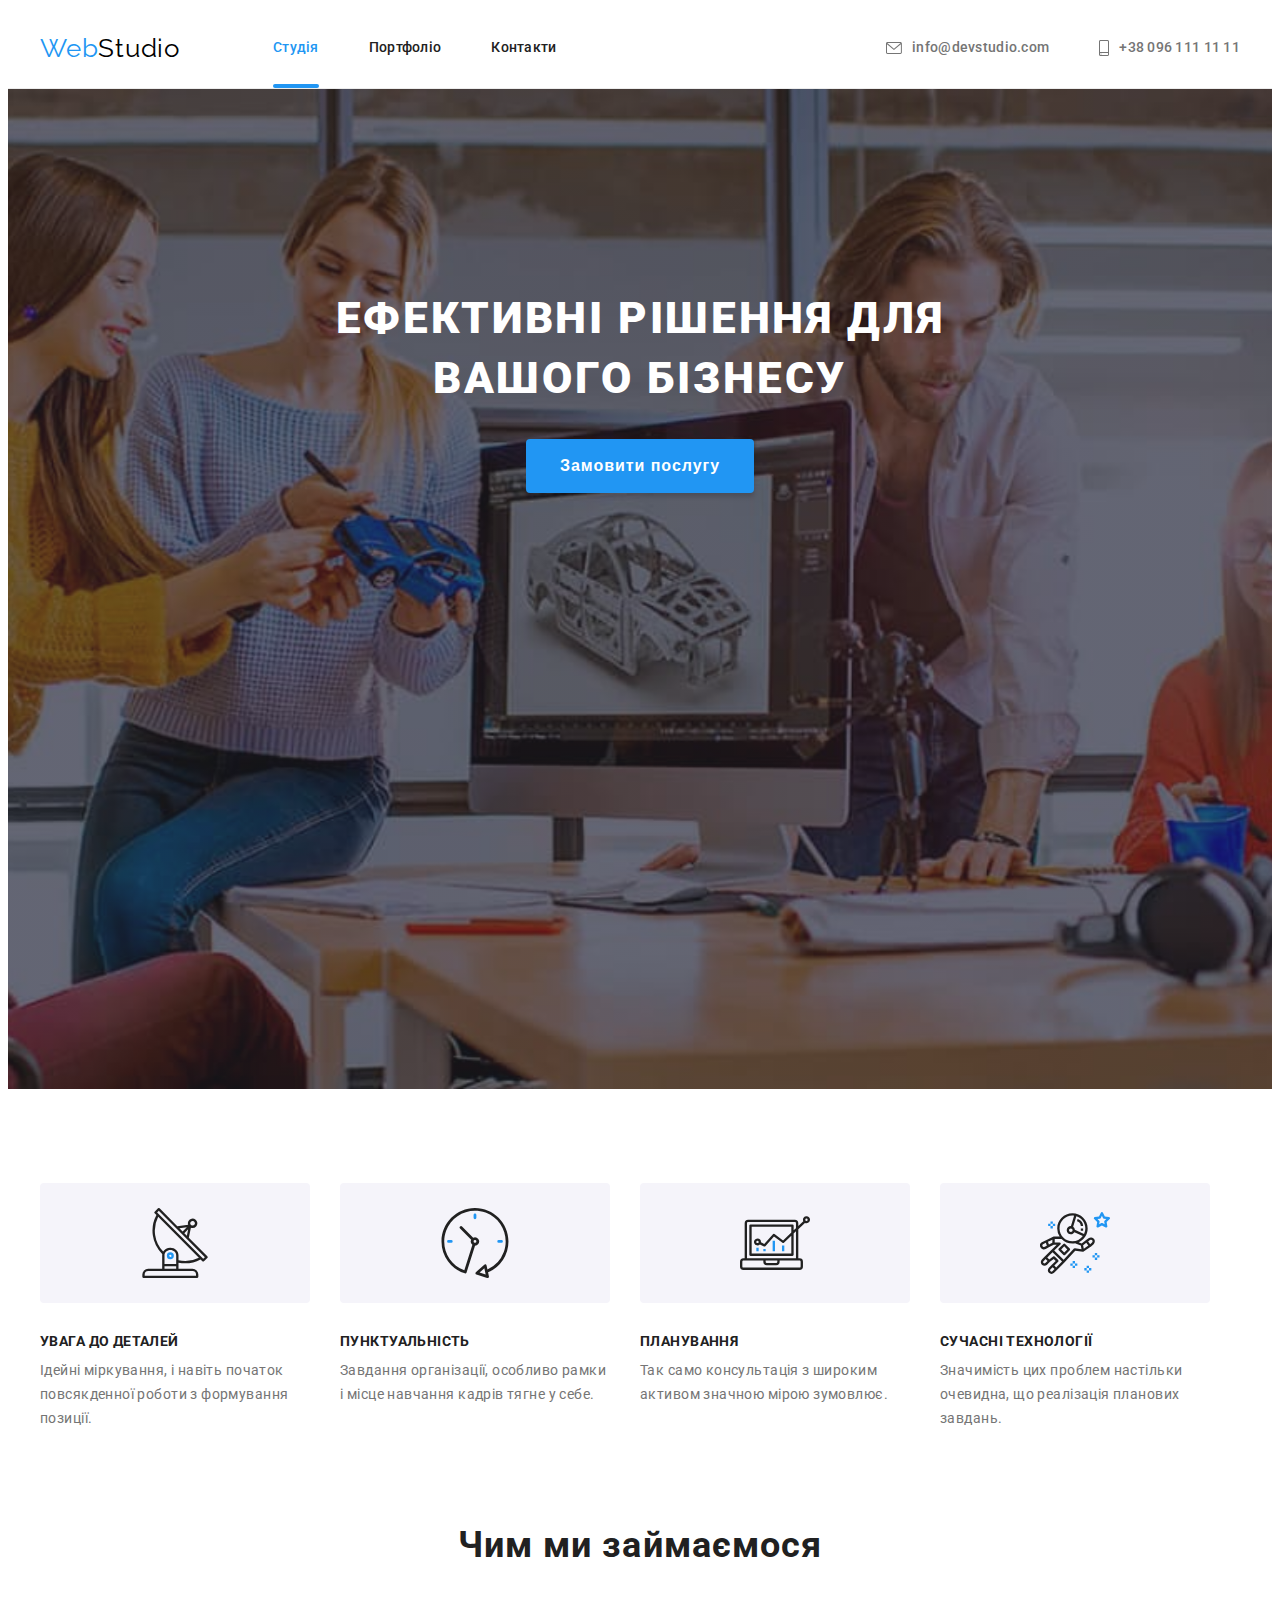
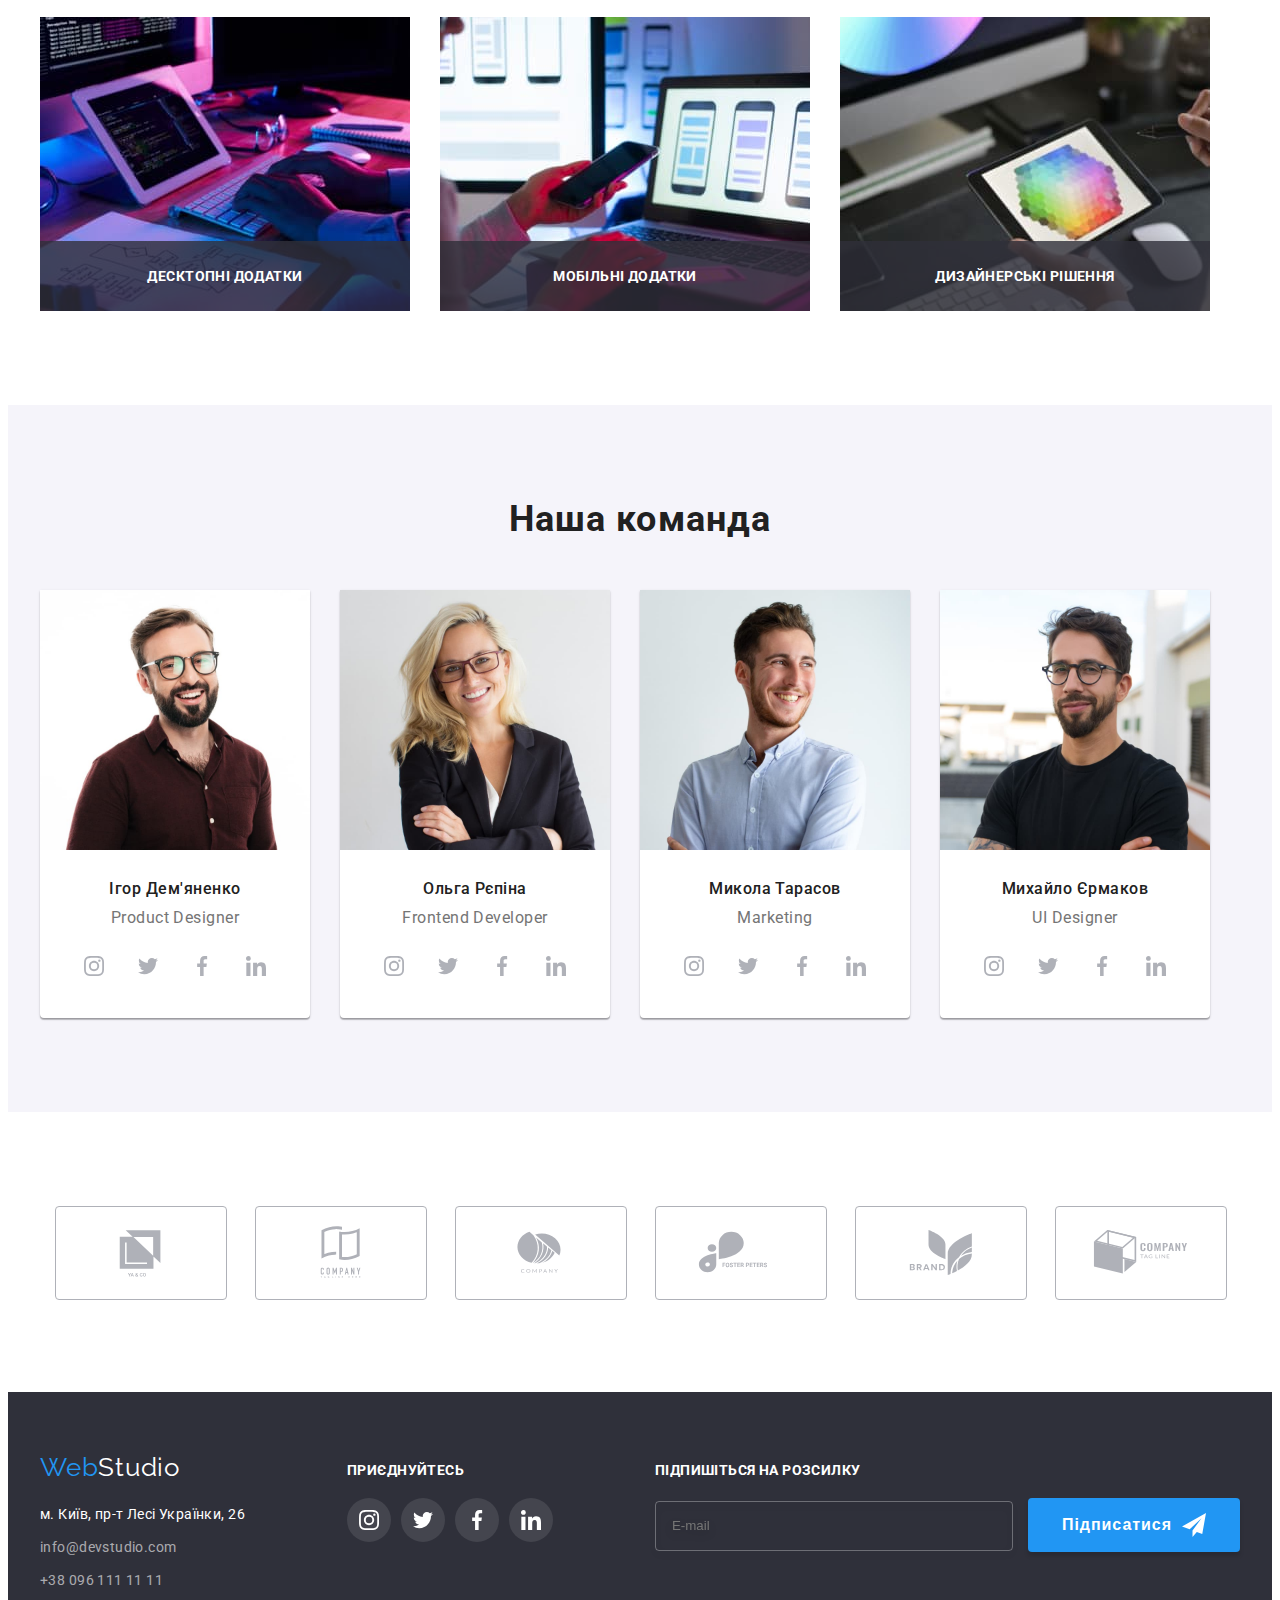
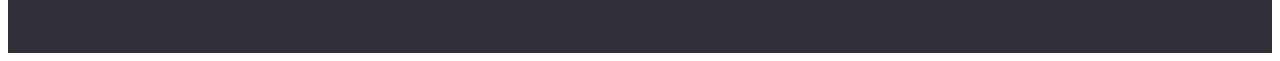
<file: index.html>
<!DOCTYPE html>
<html lang="uk">
  <head>
    <meta charset="UTF-8" />
    <meta http-equiv="X-UA-Compatible" content="IE=edge" />
    <meta name="viewport" content="width=device-width, initial-scale=1.0" />

    <title>WebStudio</title>

    <!-- font famaly -->
    <link rel="preconnect" href="https://fonts.googleapis.com" />
    <link rel="preconnect" href="https://fonts.gstatic.com" crossorigin />
    <link
      href="https://fonts.googleapis.com/css2?family=Raleway:wght@700&family=Roboto:wght@400;500;700;900&display=swap"
      rel="stylesheet"
    />

    <!-- normalize -->
    <link
      rel="stylesheet"
      href="https://cdnjs.cloudflare.com/ajax/libs/modern-normalize/1.1.0/modern-normalize.min.css"
      integrity="sha512-wpPYUAdjBVSE4KJnH1VR1HeZfpl1ub8YT/NKx4PuQ5NmX2tKuGu6U/JRp5y+Y8XG2tV+wKQpNHVUX03MfMFn9Q=="
      crossorigin="anonymous"
      referrerpolicy="no-referrer"
    />

    <!-- base style -->
    <link rel="stylesheet" href="./css/styles.css" />
  </head>

  <body>
    <!-- header -->

    <header class="header">
      <div class="header-container container">
        <nav class="header-nav">
          <a class="logo link" href="./index.html"
            >Web<span class="logo-header">Studio</span></a
          >
          <ul class="nav-list list">
            <li class="nav-item">
              <a href="./index.html" class="nav-link link current">Студія</a>
            </li>
            <li class="nav-item">
              <a href="./portfolio.html" class="nav-link link">Портфоліо</a>
            </li>
            <li class="nav-item">
              <a href="" class="nav-link link">Контакти</a>
            </li>
          </ul>
        </nav>
        <ul class="nav-contacts list">
          <li>
            <a href="mailto:info@devstudio.com" class="header-contacts link"
              ><svg class="contact-icons" width="16" height="12">
                <use href="./images/icons/icons.svg#icon-envelope"></use>
              </svg>
              info@devstudio.com
            </a>
          </li>
          <li>
            <a href="tel:+380961111111" class="header-contacts link">
              <svg class="contact-icons" width="10" height="16">
                <use href="./images/icons/icons.svg#icon-smartphone"></use>
              </svg>
              +38 096 111 11 11
            </a>
          </li>
        </ul>
      </div>
    </header>

    <!-- main -->

    <main>
      <!-- hero -->

      <section class="hero hero-container section">
        <div class="container">
          <h1 class="hero-title">Ефективні рішення для вашого бізнесу</h1>
          <button class="hero-btn" type="button" data-modal-open>
            Замовити послугу
          </button>
        </div>
      </section>

      <!-- Modal window -->
      <div class="backdrop is-hidden" data-modal>
        <div class="modal">
          <button class="modal-btn" data-modal-close>
            <svg class="modal-icon" width="18" height="18">
              <use href="./images/icons/icons.svg#icon-close"></use>
            </svg>
          </button>
          <strong class="modal-label"
            >Залиште свої дані, ми вам передзвонимо</strong
          >
          <form class="modal-form" name="modal_form">
            <div class="modal-form-group" role="group">
              <label class="modal-form-label" for="user_name">Ім'я</label>
              <div class="modal-form-wrapper">
                <input
                  class="modal-form-field"
                  type="text"
                  name="user_name"
                  id="user_name"
                />
                <svg class="modal-form-icon" width="18" height="18">
                  <use href="./images/icons/icons.svg#icon-person-modal"></use>
                </svg>
              </div>
              <label class="modal-form-label" for="user_phone">Телефон</label>
              <div class="modal-form-wrapper">
                <input
                  class="modal-form-field"
                  type="tel"
                  name="user_phone"
                  id="user_phone"
                />
                <svg class="modal-form-icon" width="18" height="18">
                  <use href="./images/icons/icons.svg#icon-phone-modal"></use>
                </svg>
              </div>
              <label class="modal-form-label" for="user_mail">Пошта</label>
              <div class="modal-form-wrapper">
                <input
                  class="modal-form-field"
                  type="email"
                  name="user_mail"
                  id="user_mail"
                />
                <svg class="modal-form-icon" width="18" height="18">
                  <use href="./images/icons/icons.svg#icon-email-modal"></use>
                </svg>
              </div>
              <label class="modal-form-label" for="user_message"
                >Коментар</label
              >
              <textarea
                class="modal-form-message"
                name="user_message"
                id="user_message"
                placeholder="Введіть текст"
                rows="6"
              ></textarea>
            </div>

            <div class="modal-form-agreement" role="group">
              <input
                class="modal-form-checkbox"
                type="checkbox"
                id="user_agreement"
              />
              <label class="modal-form-agreement-desc" for="user_agreement"
                >Погоджуюся з розсилкою та приймаю
                <a class="modal-form-agreement-link" href=""
                  >Умови договору</a
                ></label
              >
            </div>
            <button class="modal-form-btn hero-btn" type="submit">
              Відправити
            </button>
          </form>
        </div>
      </div>
      <!-- about -->

      <section class="about section">
        <div class="container">
          <h2 class="visually-hidden">skill</h2>
          <ul class="about-list list">
            <li class="about-item">
              <div class="about-container">
                <svg class="about-icons" width="70" height="70">
                  <use href="./images/icons/icons.svg#icon-antenna"></use>
                </svg>
              </div>
              <h3 class="about-title">УВАГА ДО ДЕТАЛЕЙ</h3>
              <p class="about-text">
                Ідейні міркування, і навіть початок повсякденної роботи з
                формування позиції.
              </p>
            </li>

            <li class="about-item">
              <div class="about-container">
                <svg class="about-icons" width="70" height="70">
                  <use href="./images/icons/icons.svg#icon-clock"></use>
                </svg>
              </div>
              <h3 class="about-title">ПУНКТУАЛЬНІСТЬ</h3>
              <p class="about-text">
                Завдання організації, особливо рамки і місце навчання кадрів
                тягне у себе.
              </p>
            </li>

            <li class="about-item">
              <div class="about-container">
                <svg class="about-icons" width="70" height="70">
                  <use href="./images/icons/icons.svg#icon-diagram"></use>
                </svg>
              </div>
              <h3 class="about-title">ПЛАНУВАННЯ</h3>
              <p class="about-text">
                Так само консультація з широким активом значною мірою зумовлює.
              </p>
            </li>

            <li class="about-item">
              <div class="about-container">
                <svg class="about-icons" width="70" height="70">
                  <use href="./images/icons/icons.svg#icon-astronaut"></use>
                </svg>
              </div>
              <h3 class="about-title">СУЧАСНІ ТЕХНОЛОГІЇ</h3>
              <p class="about-text">
                Значимість цих проблем настільки очевидна, що реалізація
                планових завдань.
              </p>
            </li>
          </ul>
        </div>
      </section>

      <!-- activity -->

      <section class="activity section">
        <div class="container">
          <h2 class="section-title">Чим ми займаємося</h2>
          <ul class="activity-list nav-list list">
            <li class="activity-item">
              <img
                src="./images/work/img1.jpg"
                alt="work"
                width="370"
                height="294"
              />
              <div class="activity-overlay">
                <p class="activity-overlay-text">Десктопні додатки</p>
              </div>
            </li>

            <li class="activity-item">
              <img
                src="./images/work/img2.jpg"
                alt="work"
                width="370"
                height="294"
              />
              <div class="activity-overlay">
                <p class="activity-overlay-text">Мобільні додатки</p>
              </div>
            </li>

            <li class="activity-item">
              <img
                src="./images/work/img3.jpg"
                alt="work"
                width="370"
                height="294"
              />
              <div class="activity-overlay">
                <p class="activity-overlay-text">Дизайнерські рішення</p>
              </div>
            </li>
          </ul>
        </div>
      </section>

      <!-- team -->

      <section class="team section">
        <div class="container">
          <h2 class="section-title">Наша команда</h2>
          <ul class="team-list nav-list list">
            <li class="team-item">
              <img
                src="./images/team/team1.jpg"
                alt="team"
                width="270"
                height="260"
              />
              <div class="team-wrapper">
                <h3 class="team-name">Ігор Дем'яненко</h3>
                <p class="team-position" lang="en">Product Designer</p>
                <ul class="socials-list list">
                  <li class="social-item">
                    <a
                      class="socials-link link"
                      href="https://www.instagram.com/"
                      target="_blank"
                      rel="noopener noreferrer"
                      aria-label="Instagram icon"
                    >
                      <svg class="socials-icons" width="20" height="20">
                        <use
                          href="./images/icons/icons.svg#icon-instagram"
                        ></use>
                      </svg>
                    </a>
                  </li>

                  <li class="social-item">
                    <a
                      class="socials-link link"
                      href="https://twitter.com/"
                      target="_blank"
                      rel="noopener noreferrer"
                      aria-label="Twitter icon"
                    >
                      <svg class="socials-icons" width="20" height="20">
                        <use href="./images/icons/icons.svg#icon-twitter"></use>
                      </svg>
                    </a>
                  </li>

                  <li class="social-item">
                    <a
                      class="socials-link link"
                      href="https://uk-ua.facebook.com/"
                      target="_blank"
                      rel="noopener noreferrer"
                      aria-label="Facebook icon"
                    >
                      <svg class="socials-icons" width="20" height="20">
                        <use
                          href="./images/icons/icons.svg#icon-facebook"
                        ></use>
                      </svg>
                    </a>
                  </li>

                  <li class="social-item">
                    <a
                      class="socials-link link"
                      href="https://ua.linkedin.com/"
                      target="_blank"
                      rel="noopener noreferrer"
                      aria-label="Linkedin icon"
                    >
                      <svg class="socials-icons" width="20" height="20">
                        <use
                          href="./images/icons/icons.svg#icon-linkedin"
                        ></use>
                      </svg>
                    </a>
                  </li>
                </ul>
              </div>
            </li>
            <li class="team-item">
              <img
                src="./images/team/team2.jpg"
                alt="team"
                width="270"
                height="260"
              />
              <div class="team-wrapper">
                <h3 class="team-name">Ольга Рєпіна</h3>
                <p class="team-position" lang="en">Frontend Developer</p>
                <ul class="socials-list list">
                  <li class="social-item">
                    <a
                      class="socials-link link"
                      href="https://www.instagram.com/"
                      target="_blank"
                      rel="noopener noreferrer"
                      aria-label="Instagram icon"
                    >
                      <svg class="socials-icons" width="20" height="20">
                        <use
                          href="./images/icons/icons.svg#icon-instagram"
                        ></use>
                      </svg>
                    </a>
                  </li>

                  <li class="social-item">
                    <a
                      class="socials-link link"
                      href="https://twitter.com/"
                      target="_blank"
                      rel="noopener noreferrer"
                      aria-label="Twitter icon"
                    >
                      <svg class="socials-icons" width="20" height="20">
                        <use href="./images/icons/icons.svg#icon-twitter"></use>
                      </svg>
                    </a>
                  </li>

                  <li class="social-item">
                    <a
                      class="socials-link link"
                      href="https://uk-ua.facebook.com/"
                      target="_blank"
                      rel="noopener noreferrer"
                      aria-label="Facebook icon"
                    >
                      <svg class="socials-icons" width="20" height="20">
                        <use
                          href="./images/icons/icons.svg#icon-facebook"
                        ></use>
                      </svg>
                    </a>
                  </li>

                  <li class="social-item">
                    <a
                      class="socials-link link"
                      href="https://ua.linkedin.com/"
                      target="_blank"
                      rel="noopener noreferrer"
                      aria-label="Linkedin icon"
                    >
                      <svg class="socials-icons" width="20" height="20">
                        <use
                          href="./images/icons/icons.svg#icon-linkedin"
                        ></use>
                      </svg>
                    </a>
                  </li>
                </ul>
              </div>
            </li>
            <li class="team-item">
              <img
                src="./images/team/team3.jpg"
                alt="team"
                width="270"
                height="260"
              />
              <div class="team-wrapper">
                <h3 class="team-name">Микола Тарасов</h3>
                <p class="team-position" lang="en">Marketing</p>
                <ul class="socials-list list">
                  <li class="social-item">
                    <a
                      class="socials-link link"
                      href="https://www.instagram.com/"
                      target="_blank"
                      rel="noopener noreferrer"
                      aria-label="Instagram icon"
                    >
                      <svg class="socials-icons" width="20" height="20">
                        <use
                          href="./images/icons/icons.svg#icon-instagram"
                        ></use>
                      </svg>
                    </a>
                  </li>

                  <li class="social-item">
                    <a
                      class="socials-link link"
                      href="https://twitter.com/"
                      target="_blank"
                      rel="noopener noreferrer"
                      aria-label="Twitter icon"
                    >
                      <svg class="socials-icons" width="20" height="20">
                        <use href="./images/icons/icons.svg#icon-twitter"></use>
                      </svg>
                    </a>
                  </li>

                  <li class="social-item">
                    <a
                      class="socials-link link"
                      href="https://uk-ua.facebook.com/"
                      target="_blank"
                      rel="noopener noreferrer"
                      aria-label="Facebook icon"
                    >
                      <svg class="socials-icons" width="20" height="20">
                        <use
                          href="./images/icons/icons.svg#icon-facebook"
                        ></use>
                      </svg>
                    </a>
                  </li>

                  <li class="social-item">
                    <a
                      class="socials-link link"
                      href="https://ua.linkedin.com/"
                      target="_blank"
                      rel="noopener noreferrer"
                      aria-label="Linkedin icon"
                    >
                      <svg class="socials-icons" width="20" height="20">
                        <use
                          href="./images/icons/icons.svg#icon-linkedin"
                        ></use>
                      </svg>
                    </a>
                  </li>
                </ul>
              </div>
            </li>
            <li class="team-item">
              <img
                src="./images/team/team4.jpg"
                alt="team"
                width="270"
                height="260"
              />
              <div class="team-wrapper">
                <h3 class="team-name">Михайло Єрмаков</h3>
                <p class="team-position" lang="en">UI Designer</p>
                <ul class="socials-list list">
                  <li class="social-item">
                    <a
                      class="socials-link link"
                      href="https://www.instagram.com/"
                      target="_blank"
                      rel="noopener noreferrer"
                      aria-label="Instagram icon"
                    >
                      <svg class="socials-icons" width="20" height="20">
                        <use
                          href="./images/icons/icons.svg#icon-instagram"
                        ></use>
                      </svg>
                    </a>
                  </li>

                  <li class="social-item">
                    <a
                      class="socials-link link"
                      href="https://twitter.com/"
                      target="_blank"
                      rel="noopener noreferrer"
                      aria-label="Twitter icon"
                    >
                      <svg class="socials-icons" width="20" height="20">
                        <use href="./images/icons/icons.svg#icon-twitter"></use>
                      </svg>
                    </a>
                  </li>

                  <li class="social-item">
                    <a
                      class="socials-link link"
                      href="https://uk-ua.facebook.com/"
                      target="_blank"
                      rel="noopener noreferrer"
                      aria-label="Facebook icon"
                    >
                      <svg class="socials-icons" width="20" height="20">
                        <use
                          href="./images/icons/icons.svg#icon-facebook"
                        ></use>
                      </svg>
                    </a>
                  </li>

                  <li class="social-item">
                    <a
                      class="socials-link link"
                      href="https://ua.linkedin.com/"
                      target="_blank"
                      rel="noopener noreferrer"
                      aria-label="Linkedin icon"
                    >
                      <svg class="socials-icons" width="20" height="20">
                        <use
                          href="./images/icons/icons.svg#icon-linkedin"
                        ></use>
                      </svg>
                    </a>
                  </li>
                </ul>
              </div>
            </li>
          </ul>
        </div>
      </section>

      <!-- client -->

      <section class="client section">
        <div class="container">
          <h2 class="visually-hidden">Client</h2>
          <ul class="client-list list client-container">
            <li class="client-item">
              <a
                class="client-link link"
                href="http://www.yasolicitors.co.uk/"
                target="_blank"
              >
                <svg class="client-icons" width="106" height="60">
                  <use href="./images/icons/icons.svg#icon-Logo1"></use>
                </svg>
              </a>
            </li>

            <li class="client-item">
              <a
                class="client-link link"
                href="https://www.freepik.com/"
                target="_blank"
              >
                <svg class="client-icons" width="106" height="60">
                  <use href="./images/icons/icons.svg#icon-Logo2"></use>
                </svg>
              </a>
            </li>

            <li class="client-item">
              <a
                class="client-link link"
                href="https://lapsha.com.ua/"
                target="_blank"
              >
                <svg class="client-icons" width="106" height="60">
                  <use href="./images/icons/icons.svg#icon-Logo3"></use>
                </svg>
              </a>
            </li>

            <li class="client-item">
              <a
                class="client-link link"
                href="https://www.petersandfoster.com/"
                target="_blank"
              >
                <svg class="client-icons" width="106" height="60">
                  <use href="./images/icons/icons.svg#icon-Logo4"></use>
                </svg>
              </a>
            </li>

            <li class="client-item">
              <a
                class="client-link link"
                href="https://green-brands.org/en/"
                target="_blank"
              >
                <svg class="client-icons" width="106" height="60">
                  <use href="./images/icons/icons.svg#icon-Logo5"></use>
                </svg>
              </a>
            </li>

            <li class="client-item">
              <a
                class="client-link link"
                href="https://ua.indeed.com/?r=us"
                target="_blank"
              >
                <svg class="client-icons" width="106" height="60">
                  <use href="./images/icons/icons.svg#icon-Logo6"></use>
                </svg>
              </a>
            </li>
          </ul>
        </div>
      </section>
    </main>

    <!-- footer -->

    <footer class="footer">
      <div class="footer-container container">
        <div class="address">
          <a class="footer-logo link" href="./index.html"
            >Web<span class="logo-footer">Studio</span></a
          >
          <address style="font-style: normal">
            <ul class="footer-nav-list list">
              <li class="footer-item">
                <a
                  class="footer-address link"
                  href="https://goo.gl/maps/vNX5dQd5ckoSvN4Q9"
                  target="_blank"
                  rel="noopener noreferrer nofollow"
                  >м. Київ, пр-т Лесі Українки, 26</a
                >
              </li>

              <li class="footer-item">
                <a href="mailto:info@devstudio.com" class="footer-contacts link"
                  >info@devstudio.com</a
                >
              </li>

              <li class="footer-item">
                <a href="tel:+380961111111" class="footer-contacts link"
                  >+38 096 111 11 11</a
                >
              </li>
            </ul>
          </address>
        </div>

        <!-- join -->

        <div class="join">
          <h2 class="join-title">ПРИЄДНУЙТЕСЬ</h2>
          <ul class="join-list list">
            <li class="join-item">
              <a
                class="join-link link"
                href="https://www.instagram.com/"
                target="_blank"
                rel="noopener noreferrer"
                aria-label="Instagram icon"
              >
                <svg class="join-icons" width="20" height="20">
                  <use href="./images/icons/icons.svg#icon-instagram"></use>
                </svg>
              </a>
            </li>

            <li class="join-item">
              <a
                class="join-link link"
                href="https://twitter.com/"
                target="_blank"
                rel="noopener noreferrer"
                aria-label="Twitter icon"
              >
                <svg class="join-icons" width="20" height="20">
                  <use href="./images/icons/icons.svg#icon-twitter"></use>
                </svg>
              </a>
            </li>

            <li class="join-item">
              <a
                class="join-link link"
                href="https://uk-ua.facebook.com/"
                target="_blank"
                rel="noopener noreferrer"
                aria-label="Facebook icon"
              >
                <svg class="join-icons" width="20" height="20">
                  <use href="./images/icons/icons.svg#icon-facebook"></use>
                </svg>
              </a>
            </li>

            <li class="join-item">
              <a
                class="join-link link"
                href="https://ua.linkedin.com/"
                target="_blank"
                rel="noopener noreferrer"
                aria-label="Linkedin icon"
              >
                <svg class="join-icons" width="20" height="20">
                  <use href="./images/icons/icons.svg#icon-linkedin"></use>
                </svg>
              </a>
            </li>
          </ul>
        </div>

        <!-- send form -->

        <div class="join-email">
          <h2 class="join-email-title">Підпишіться на розсилку</h2>
          <form name="join_form">
            <label for="user_mail"></label>
            <input
              class="join-field"
              type="email"
              name="user_mail"
              id="user_mail"
              required
              placeholder="E-mail"
            />
            <button class="send-btn hero-btn" type="submit">
              Підписатися
              <svg class="email-btn" width="24" height="24">
                <use href="./images/icons/icons.svg#icon-send"></use>
              </svg>
            </button>
          </form>
        </div>
      </div>
    </footer>
    <script src="./js/modal.js"></script>
  </body>
</html>
</file>
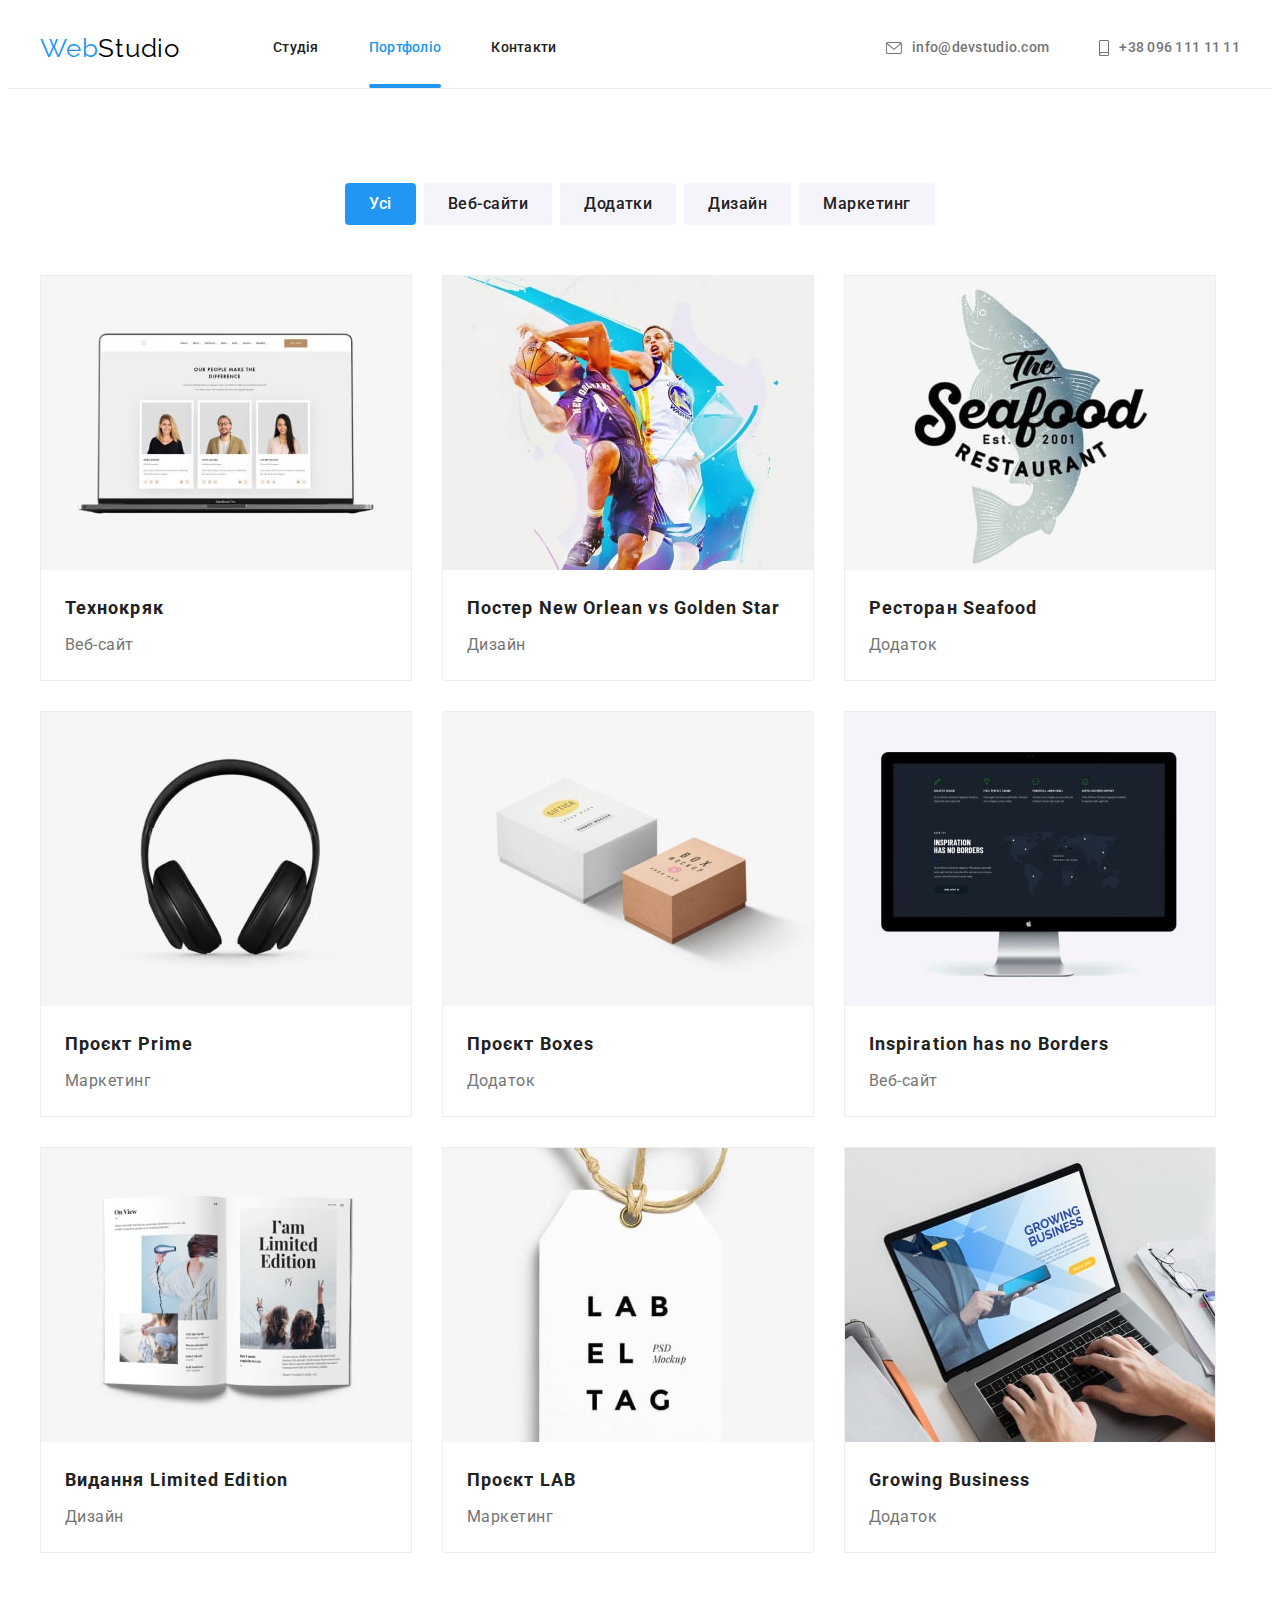
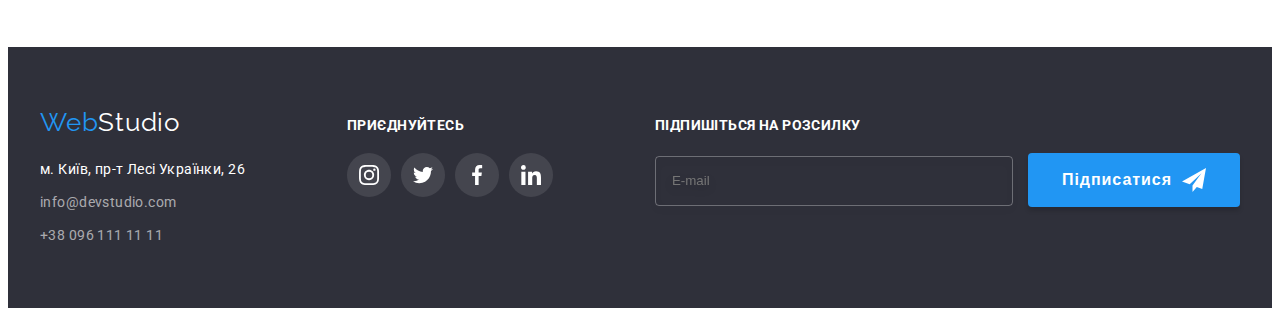
<file: portfolio.html>
<!DOCTYPE html>
<html lang="uk">
  <head>
    <meta charset="UTF-8" />
    <meta http-equiv="X-UA-Compatible" content="IE=edge" />
    <meta name="viewport" content="width=device-width, initial-scale=1.0" />

    <title>Portfolio</title>

    <!-- font famaly -->
    <link rel="preconnect" href="https://fonts.googleapis.com" />
    <link rel="preconnect" href="https://fonts.gstatic.com" crossorigin />
    <link
      href="https://fonts.googleapis.com/css2?family=Raleway:wght@700&family=Roboto:wght@400;500;700;900&display=swap"
      rel="stylesheet"
    />

    <!-- normalize -->
    <link
      rel="stylesheet"
      href="https://cdnjs.cloudflare.com/ajax/libs/modern-normalize/1.1.0/modern-normalize.min.css"
      integrity="sha512-wpPYUAdjBVSE4KJnH1VR1HeZfpl1ub8YT/NKx4PuQ5NmX2tKuGu6U/JRp5y+Y8XG2tV+wKQpNHVUX03MfMFn9Q=="
      crossorigin="anonymous"
      referrerpolicy="no-referrer"
    />

    <!-- base style -->
    <link rel="stylesheet" href="./css/styles.css" />
  </head>

  <!-- body -->

  <body>
    <!-- header -->

    <header class="header">
      <div class="header-container container">
        <nav class="header-nav">
          <a class="logo link" href="./index.html"
            >Web<span class="logo-header">Studio</span></a
          >
          <ul class="nav-list list">
            <li class="nav-item">
              <a href="./index.html" class="nav-link link">Студія</a>
            </li>
            <li class="nav-item">
              <a href="./portfolio.html" class="nav-link link current"
                >Портфоліо</a
              >
            </li>
            <li class="nav-item">
              <a href="" class="nav-link link">Контакти</a>
            </li>
          </ul>
        </nav>

        <ul class="nav-contacts list">
          <li>
            <a href="mailto:info@devstudio.com" class="header-contacts link"
              ><svg class="contact-icons" width="16" height="12">
                <use href="./images/icons/icons.svg#icon-envelope"></use>
              </svg>
              info@devstudio.com</a
            >
          </li>

          <li>
            <a href="tel:+380961111111" class="header-contacts link">
              <svg class="contact-icons" width="10" height="16">
                <use href="./images/icons/icons.svg#icon-smartphone"></use>
              </svg>
              +38 096 111 11 11</a
            >
          </li>
        </ul>
      </div>
    </header>

    <!-- main -->

    <main>
      <section class="filter-buttons section">
        <div class="container">
          <h1 class="visually-hidden">Buttons</h1>
          <ul class="btn-list list">
            <li class="btn-item">
              <button class="filter-btn active" type="button">Усі</button>
            </li>
            <li class="btn-item">
              <button class="filter-btn" type="button">Веб-сайти</button>
            </li>
            <li class="btn-item">
              <button class="filter-btn" type="button">Додатки</button>
            </li>
            <li class="btn-item">
              <button class="filter-btn" type="button">Дизайн</button>
            </li>
            <li class="btn-item">
              <button class="filter-btn" type="button">Маркетинг</button>
            </li>
          </ul>

          <ul class="portfolio list">
            <li class="portfolio-item">
              <div class="portfolio-box">
                <img
                  src="./images/portfolio/portfolio1.jpg"
                  alt="portfolio"
                  width="370"
                  height="294"
                />
                <div class="overlay">
                  <p class="overlay-text">
                    Ресурс пропонує комплексні пропозиції з різним рівнем
                    функціоналу та сервісів. Все це дозволить відвідувачу
                    отримати вичерпні відомості про компанію чи приватну особу.
                  </p>
                </div>
              </div>

              <h3 class="filter-title">Технокряк</h3>
              <p class="filter-info">Веб-сайт</p>
            </li>

            <li class="portfolio-item">
              <div class="portfolio-box">
                <img
                  src="./images/portfolio/portfolio2.jpg"
                  alt="portfolio"
                  width="370"
                  height="294"
                />
                <div class="overlay">
                  <p class="overlay-text">
                    Ресурс пропонує комплексні пропозиції з різним рівнем
                    функціоналу та сервісів. Все це дозволить відвідувачу
                    отримати вичерпні відомості про компанію чи приватну особу.
                  </p>
                </div>
              </div>

              <h3 lang="en" class="filter-title">
                Постер New Orlean vs Golden Star
              </h3>
              <p class="filter-info">Дизайн</p>
            </li>

            <li class="portfolio-item">
              <div class="portfolio-box">
                <img
                  src="./images/portfolio/portfolio3.jpg"
                  alt="portfolio"
                  width="370"
                  height="294"
                />
                <div class="overlay">
                  <p class="overlay-text">
                    Ресурс пропонує комплексні пропозиції з різним рівнем
                    функціоналу та сервісів. Все це дозволить відвідувачу
                    отримати вичерпні відомості про компанію чи приватну особу.
                  </p>
                </div>
              </div>
              <h3 lang="en" class="filter-title">Ресторан Seafood</h3>
              <p class="filter-info">Додаток</p>
            </li>

            <li class="portfolio-item">
              <div class="portfolio-box">
                <img
                  src="./images/portfolio/portfolio4.jpg"
                  alt="portfolio"
                  width="370"
                  height="294"
                />
                <div class="overlay">
                  <p class="overlay-text">
                    Ресурс пропонує комплексні пропозиції з різним рівнем
                    функціоналу та сервісів. Все це дозволить відвідувачу
                    отримати вичерпні відомості про компанію чи приватну особу.
                  </p>
                </div>
              </div>
              <h3 lang="en" class="filter-title">Проєкт Prime</h3>
              <p class="filter-info">Маркетинг</p>
            </li>

            <li class="portfolio-item">
              <div class="portfolio-box">
                <img
                  src="./images/portfolio/portfolio5.jpg"
                  alt="portfolio"
                  width="370"
                  height="294"
                />
                <div class="overlay">
                  <p class="overlay-text">
                    Ресурс пропонує комплексні пропозиції з різним рівнем
                    функціоналу та сервісів. Все це дозволить відвідувачу
                    отримати вичерпні відомості про компанію чи приватну особу.
                  </p>
                </div>
              </div>
              <h3 lang="en" class="filter-title">Проєкт Boxes</h3>
              <p class="filter-info">Додаток</p>
            </li>

            <li class="portfolio-item">
              <div class="portfolio-box">
                <img
                  src="./images/portfolio/portfolio6.jpg"
                  alt="portfolio"
                  width="370"
                  height="294"
                />
                <div class="overlay">
                  <p class="overlay-text">
                    Ресурс пропонує комплексні пропозиції з різним рівнем
                    функціоналу та сервісів. Все це дозволить відвідувачу
                    отримати вичерпні відомості про компанію чи приватну особу.
                  </p>
                </div>
              </div>
              <h3 lang="en" class="filter-title">Inspiration has no Borders</h3>
              <p class="filter-info">Веб-сайт</p>
            </li>

            <li class="portfolio-item">
              <div class="portfolio-box">
                <img
                  src="./images/portfolio/portfolio7.jpg"
                  alt="portfolio"
                  width="370"
                  height="294"
                />
                <div class="overlay">
                  <p class="overlay-text">
                    Ресурс пропонує комплексні пропозиції з різним рівнем
                    функціоналу та сервісів. Все це дозволить відвідувачу
                    отримати вичерпні відомості про компанію чи приватну особу.
                  </p>
                </div>
              </div>
              <h3 lang="en" class="filter-title">Видання Limited Edition</h3>
              <p class="filter-info">Дизайн</p>
            </li>

            <li class="portfolio-item">
              <div class="portfolio-box">
                <img
                  src="./images/portfolio/portfolio8.jpg"
                  alt="portfolio"
                  width="370"
                  height="294"
                />
                <div class="overlay">
                  <p class="overlay-text">
                    Ресурс пропонує комплексні пропозиції з різним рівнем
                    функціоналу та сервісів. Все це дозволить відвідувачу
                    отримати вичерпні відомості про компанію чи приватну особу.
                  </p>
                </div>
              </div>
              <h3 lang="en" class="filter-title">Проєкт LAB</h3>
              <p class="filter-info">Маркетинг</p>
            </li>

            <li class="portfolio-item">
              <div class="portfolio-box">
                <img
                  src="./images/portfolio/portfolio9.jpg"
                  alt="portfolio"
                  width="370"
                  height="294"
                />
                <div class="overlay">
                  <p class="overlay-text">
                    Ресурс пропонує комплексні пропозиції з різним рівнем
                    функціоналу та сервісів. Все це дозволить відвідувачу
                    отримати вичерпні відомості про компанію чи приватну особу.
                  </p>
                </div>
              </div>
              <h3 lang="en" class="filter-title">Growing Business</h3>
              <p class="filter-info">Додаток</p>
            </li>
          </ul>
        </div>
      </section>
    </main>

    <!-- footer -->

    <footer class="footer">
      <div class="footer-container container">
        <div class="address">
          <a class="footer-logo link" href="./index.html"
            >Web<span class="logo-footer">Studio</span></a
          >
          <address style="font-style: normal">
            <ul class="footer-nav-list list">
              <li class="footer-item">
                <a
                  class="footer-address link"
                  href="https://goo.gl/maps/vNX5dQd5ckoSvN4Q9"
                  target="_blank"
                  rel="noopener noreferrer nofollow"
                  >м. Київ, пр-т Лесі Українки, 26</a
                >
              </li>

              <li class="footer-item">
                <a href="mailto:info@devstudio.com" class="footer-contacts link"
                  >info@devstudio.com</a
                >
              </li>

              <li class="footer-item">
                <a href="tel:+380961111111" class="footer-contacts link"
                  >+38 096 111 11 11</a
                >
              </li>
            </ul>
          </address>
        </div>

        <!-- join -->

        <div class="join">
          <h2 class="join-title">ПРИЄДНУЙТЕСЬ</h2>
          <ul class="join-list list">
            <li class="join-item">
              <a
                class="join-link link"
                href="https://www.instagram.com/"
                target="_blank"
                rel="noopener noreferrer"
                aria-label="Instagram icon"
              >
                <svg class="join-icons" width="20" height="20">
                  <use href="./images/icons/icons.svg#icon-instagram"></use>
                </svg>
              </a>
            </li>

            <li class="join-item">
              <a
                class="join-link link"
                href="https://twitter.com/"
                target="_blank"
                rel="noopener noreferrer"
                aria-label="Twitter icon"
              >
                <svg class="join-icons" width="20" height="20">
                  <use href="./images/icons/icons.svg#icon-twitter"></use>
                </svg>
              </a>
            </li>

            <li class="join-item">
              <a
                class="join-link link"
                href="https://uk-ua.facebook.com/"
                target="_blank"
                rel="noopener noreferrer"
                aria-label="Facebook icon"
              >
                <svg class="join-icons" width="20" height="20">
                  <use href="./images/icons/icons.svg#icon-facebook"></use>
                </svg>
              </a>
            </li>

            <li class="join-item">
              <a
                class="join-link link"
                href="https://ua.linkedin.com/"
                target="_blank"
                rel="noopener noreferrer"
                aria-label="Linkedin icon"
              >
                <svg class="join-icons" width="20" height="20">
                  <use href="./images/icons/icons.svg#icon-linkedin"></use>
                </svg>
              </a>
            </li>
          </ul>
        </div>

        <!-- send form -->

        <div class="join-email">
          <h2 class="join-email-title">Підпишіться на розсилку</h2>
          <form name="join_form">
            <label for="user_mail"></label>
            <input
              class="join-field"
              type="email"
              name="user_mail"
              id="user_mail"
              placeholder="E-mail"
              required
            />
            <button class="send-btn hero-btn" type="submit">
              Підписатися
              <svg class="email-btn" width="24" height="24">
                <use href="./images/icons/icons.svg#icon-send"></use>
              </svg>
            </button>
          </form>
        </div>
      </div>
    </footer>
  </body>
</html>
</file>
<file: css/styles.css>
:root {
  --attention-color: #2196f3;
  --text-color: #212121;
  --hat-color: #ffffff;
  --feature-color: #757575;
  --background-section: #2f303a;
  --timing-function: cubic-bezier(0.4, 0, 0.2, 1);
  --duration: 250ms;
}

body {
  font-family: "Roboto", Verdana, sans-serif;
  color: var(--text-color);
  font-size: 14px;
  background-color: var(--hat-color);
}

/* reset */
h1,
h2,
h3,
h4,
h5,
h6,
p {
  margin: 0;
}

.list {
  padding: 0;
  margin: 0;
  list-style: none;
}

.link {
  text-decoration: none;
  color: inherit;
}

img {
  display: block;
  max-width: 100%;
  height: auto;
}

address {
  font-style: normal;
}

/* components */

.container {
  width: 1200px;
  margin: 0 auto;
  padding: 0 15px;
}

.section {
  padding: 94px 0;
}

.section-title {
  margin-bottom: 50px;
  font-size: 36px;
  line-height: 1.16;
  text-align: center;
  letter-spacing: 0.03em;
}

.visually-hidden {
  position: absolute;
  width: 1px;
  height: 1px;
  margin: -1px;
  border: 0;
  padding: 0;

  white-space: nowrap;
  clip-path: inset(100%);
  clip: rect(0 0 0 0);
  overflow: hidden;
}

/* ----------header---------- */

.header {
  border-bottom: 1px solid #ececec;
}

.logo {
  font-family: "Raleway";
  font-size: 26px;
  line-height: 1.19;
  letter-spacing: 0.03em;
  margin-right: 93px;
  color: var(--attention-color);
}

.logo-header {
  color: #000000;
}

.nav-link {
  display: block;
  font-weight: 500;
  line-height: 1.14;
  letter-spacing: 0.02em;
  padding: 32px 0;
  color: var(--text-color);
  position: relative;
  transition: color var(--duration) var(--timing-function);
}

.nav-link:hover,
.nav-link:focus,
.header-contacts:hover,
.header-contacts:focus,
.current {
  color: var(--attention-color);
}

.header-container {
  display: flex;
  align-items: center;
}

.header-nav {
  display: flex;
  align-items: center;
  margin-right: auto;
}

.nav-list {
  display: flex;
  align-items: center;
  gap: 50px;
}

.nav-link.current::after,
.nav-link.current::after {
  content: "";
  display: block;
  position: absolute;
  width: 100%;
  height: 4px;
  background-color: var(--attention-color);
  border-radius: 2px;
  bottom: 0;
}

.nav-link::after {
  content: "";
  display: block;
  transition: background-color var(--duration) var(--timing-function);
}

.nav-link:hover::after,
.nav-link:focus::after {
  content: "";
  display: block;
  position: absolute;
  width: 100%;
  height: 4px;
  background-color: var(--attention-color);
  border-radius: 2px;
  bottom: 0;
}

.nav-contacts {
  display: flex;
  align-items: center;
  gap: 50px;
}

.header-contacts {
  display: flex;
  align-items: center;
  gap: 10px;
  font-weight: 500;
  line-height: 1.14;
  letter-spacing: 0.02em;
  padding: 32px 0;

  color: var(--feature-color);
  transition: color var(--duration) var(--timing-function);
}

.contact-icons {
  fill: currentColor;
}

/* -------------hero----------- */

.hero {
  background-color: var(--background-section);
  padding: 200px 0;
  text-align: center;
}
.hero-title {
  margin-bottom: 30px;
  font-weight: 900;
  font-size: 44px;
  line-height: 1.36;
  letter-spacing: 0.06em;
  width: 696px;
  margin-left: auto;
  margin-right: auto;
  text-transform: uppercase;
  color: var(--hat-color);
}

.hero-btn {
  font-weight: 700;
  font-size: 16px;
  line-height: 1.88;
  padding: 10px 32px;
  letter-spacing: 0.06em;
  border-radius: 4px;
  cursor: pointer;
  border-color: transparent;
  box-shadow: 0px 4px 4px rgba(0, 0, 0, 0.15);
  color: var(--hat-color);
  background-color: var(--attention-color);

  transition-property: background-color, color, box-shadow, border-color;
  transition-duration: var(--duration);
  transition-timing-function: var(--timing-function);
}

.hero-btn:hover,
.hero-btn:focus {
  background-color: #188ce8;
  box-shadow: 0px 4px 4px rgba(0, 0, 0, 0.15);
}

.hero-container {
  max-width: 1600px;
  height: 600px;
  margin-left: auto;
  margin-right: auto;
  background-image: linear-gradient(
      to top,
      rgba(47, 48, 58, 0.4),
      rgba(47, 48, 58, 0.4)
    ),
    url(../images/hero/hero-Img.jpg);
  background-position: center;
  background-repeat: no-repeat;
  background-size: cover;
}

/* ----------Modal window--------- */

.backdrop {
  position: fixed;
  top: 0;
  left: 0;
  width: 100%;
  height: 100%;
  background-color: rgba(0, 0, 0, 0.2);
  transition: opacity var(--duration) var(--timing-function),
    visibility var(--duration) var(--timing-function);
}

.backdrop.is-hidden {
  opacity: 0;
  visibility: hidden;
  pointer-events: none;
}

.modal {
  position: absolute;
  top: 50%;
  left: 50%;
  padding: 40px;
  transform: translateX(-50%) translateY(-50%);
  width: 528px;
  min-height: 581px;
  background-color: var(--hat-color);
  box-shadow: 0px 1px 3px rgba(0, 0, 0, 0.12), 0px 1px 1px rgba(0, 0, 0, 0.14),
    0px 2px 1px rgba(0, 0, 0, 0.2);
  border-radius: 4px;
}

.modal-label {
  display: block;
  text-align: center;
  margin-bottom: 12px;
  font-weight: 700;
  font-size: 20px;
  line-height: 23px;
  letter-spacing: 0.03em;

  color: var(--text-color);
}

.modal-form-group {
  margin-bottom: 20px;
}

.modal-form-label {
  display: block;
  font-size: 12px;
  line-height: 14px;
  letter-spacing: 0.01em;
  color: var(--feature-color);
  margin-bottom: 4px;
}

.modal-form-wrapper {
  position: relative;
  margin-bottom: 10px;
}

.modal-form-field {
  width: 100%;
  height: 40px;
  border: 1px solid rgba(33, 33, 33, 0.2);
  border-radius: 4px;
  padding-left: 42px;
  padding-right: 42px;
  outline-offset: -1px;
  outline: 1px solid transparent;
  transition: outline-color var(--duration) var(--timing-function);
}

.modal-form-field:focus {
  outline-color: var(--attention-color);
}

.modal-form-icon {
  position: absolute;
  top: 50%;
  left: 12px;
  transform: translateY(-50%);
  transition: fill var(--duration) var(--timing-function);
}

.modal-form-field:focus + .modal-form-icon {
  fill: var(--attention-color);
}

.modal-form-message {
  display: block;
  width: 100%;
  height: 120px;
  resize: none;
  border: 1px solid rgba(33, 33, 33, 0.2);
  border-radius: 4px;
  padding: 12px 16px;
  outline-offset: -1px;
  outline: 1px solid transparent;
  transition: outline-color var(--duration) var(--timing-function);
}

.modal-form-message:focus {
  outline-color: var(--attention-color);
}

.modal-form-agreement {
  display: flex;
  align-items: center;
  justify-content: center;
  gap: 7px;
  margin-bottom: 30px;

}

.modal-btn {
  position: absolute;
  top: 8px;
  right: 8px;
  padding: 0;
  display: inline-flex;
  align-items: center;
  justify-content: center;
  width: 30px;
  height: 30px;
  background-color: transparent;
  border-radius: 50%;
  border: 1px solid rgba(0, 0, 0, 0.1);
  cursor: pointer;
}

.modal-btn:hover, .modal-btn:focus {
  fill: var(--attention-color);
}

.modal-form-agreement-desc {
    line-height: 1.71;
    letter-spacing: 0.03em;
  
    color: var(--feature-color);
}

.modal-form-checkbox {
  appearance: none;
  outline: 2px solid transparent;
  width: 16px;
  height: 15px;
  border: 2px solid var(--text-color);
  border-radius: 2px;
  background-position: center;
  background-repeat: no-repeat;
}

.modal-form-checkbox:focus {
  border-color: var(--attention-color);
}

.modal-form-checkbox:checked {
border: inherit;
background-color: var(--attention-color);
background-image: url("data:image/svg+xml,%3Csvg width='13' height='10' viewBox='0 0 13 10' fill='none' xmlns='http://www.w3.org/2000/svg'%3E%3Cpath d='M1.95703 4.75166L1.88825 4.68604L1.81923 4.75141L0.93123 5.59258L0.854858 5.66492L0.930974 5.73753L4.42671 9.07236L4.49574 9.1382L4.56476 9.07236L12.069 1.91352L12.1449 1.84116L12.069 1.76881L11.1873 0.927644L11.1183 0.861826L11.0493 0.927611L4.49577 7.17353L1.95703 4.75166Z' fill='white' stroke='white' stroke-width='0.2'/%3E%3C/svg%3E");
}

.modal-form-agreement-link {
  color: var(--attention-color);
}

.modal-form-btn {
 display: block;
 margin: 0 auto;
}

/* -------------about----------- */

.about {
  padding-bottom: 0;
}

.about-list {
  display: flex;
  gap: 30px;
}

.about-container {
  display: flex;
  width: 270px;
  height: 120px;
  margin-bottom: 30px;
  justify-content: center;
  align-items: center;
  border-radius: 4px;
  background-color: #f5f4fa;
}

.about-item {
  width: 270px;
}

.about-title {
  font-size: 14px;
  margin-bottom: 10px;
  line-height: 16px;
  letter-spacing: 0.03em;
  text-transform: uppercase;

  color: var(--text-color);
}

.about-text {
  line-height: 1.71;
  letter-spacing: 0.03em;
  color: var(--feature-color);
}

/* -------------activity----------- */

.activity-list {
  gap: 30px;
}

.activity-item {
  position: relative;
}

.activity-overlay {
  position: absolute;
  bottom: 0;
  padding-top: 27px;
  padding-bottom: 27px;
  width: 100%;
  background-color: rgba(47, 48, 58, 0.8);
  user-select: none;
}

.activity-overlay-text {
  font-weight: 700;
  line-height: 16px;
  text-align: center;
  letter-spacing: 0.03em;
  text-transform: uppercase;

  color: var(--hat-color);
}

/* ----------team---------- */

.team {
  background-color: #f5f4fa;
}

.team-list {
  gap: 30px;
}

.team-item {
  text-align: center;
  background-color: var(--hat-color);
  box-shadow: 0px 1px 3px rgba(0, 0, 0, 0.12), 0px 1px 1px rgba(0, 0, 0, 0.14),
    0px 2px 1px rgba(0, 0, 0, 0.2);
  border-radius: 0px 0px 4px 4px;
}

.team-wrapper {
  padding-top: 30px;
  padding-bottom: 30px;
}

.team-name {
  margin-bottom: 10px;
  font-weight: 500;
  font-size: 16px;
  line-height: 1.18;
  letter-spacing: 0.03em;
}

.team-position {
  margin-bottom: 16px;
  font-size: 16px;
  line-height: 1.18;
  letter-spacing: 0.03em;

  color: var(--feature-color);
}

.socials-list {
  display: flex;
  justify-content: center;
  align-items: center;
  gap: 10px;
}

.socials-link {
  display: flex;
  justify-content: center;
  align-items: center;
  width: 100%;
  height: 100%;
  border-radius: 50%;
  fill: #afb1b8;
  transition: fill var(--duration) var(--timing-function),
    background-color var(--duration) var(--timing-function);
}

.socials-link:hover,
.socials-link:focus {
  background-color: var(--attention-color);
  fill: var(--hat-color);
}

.social-item {
  width: 44px;
  height: 44px;
}

/* ----------client---------- */

.client-list {
  display: flex;
  justify-content: center;
  align-items: center;
  gap: 30px;
}

.client-item {
  width: 170px;
  height: 92px;
}

.client-link {
  display: flex;
  justify-content: center;
  align-items: center;
  width: 100%;
  height: 100%;

  fill: #afb1b8;
  border: 1px solid #afb1b8;
  border-radius: 4px;
  transition: border var(--duration) var(--timing-function),
    fill var(--duration) var(--timing-function);
}

.client-link:hover,
.client-link:focus {
  fill: var(--attention-color);
  border: 1px solid var(--attention-color);
}

/* ----------footer---------- */

.footer {
  padding: 60px 0;
  background-color: var(--background-section);
}

.footer-container {
  display: flex;
 justify-content: space-between;
}

.footer-logo {
  font-family: "Raleway";
  font-size: 26px;
  line-height: 1.19;
  letter-spacing: 0.03em;
  display: block;
  margin-bottom: 20px;
  color: var(--attention-color);
}

.logo-footer {
  color: var(--hat-color);
}

.footer-item {
  margin-bottom: 9px;
}

.footer-item:last-child {
  margin-bottom: 0;
}

.footer-address {
  line-height: 1.71;
  letter-spacing: 0.03em;
  color: var(--hat-color);
}

.footer-contacts {
  line-height: 1.71;
  letter-spacing: 0.03em;
  color: rgba(255, 255, 255, 0.6);
  transition: color var(--duration) var(--timing-function);
}

.nav-link:hover,
.nav-link:focus,
.footer-contacts:hover,
.footer-contacts:focus {
  color: var(--attention-color);
}

/* ----------join---------- */
.join {
  margin-top: 10px;
}

.join-title {
  display: flex;
  align-items: center;
  margin-bottom: 20px;

  font-size: 14px;
  line-height: 16px;
  letter-spacing: 0.03em;
  text-transform: uppercase;

  color: var(--hat-color);
}

.join-list {
  display: flex;
  justify-content: center;
  align-items: center;
  gap: 10px;
}

.join-link {
  display: flex;
  justify-content: center;
  align-items: center;
  width: 100%;
  height: 100%;
  border-radius: 50%;
  background-color: rgba(255, 255, 255, 0.1);
  fill: var(--hat-color);
  transition: fill var(--duration) var(--timing-function),
    background-color var(--duration) var(--timing-function);
}

.join-link:hover,
.join-link:focus {
  background-color: var(--attention-color);
}

.join-item {
  width: 44px;
  height: 44px;
}

.join-email {
  margin-top: 10px;
}

.join-email-title {
  display: flex;
  align-items: center;
  font-size: 14px;
  line-height: 16px;
  letter-spacing: 0.03em;
  text-transform: uppercase;
  margin-bottom: 20px;

  color: var(--hat-color);
}

.join-field {
  box-sizing: border-box;
  width: 358px;
  height: 50px;
  border: 1px solid rgba(255, 255, 255, 0.3);
  filter: drop-shadow(0px 4px 4px rgba(0, 0, 0, 0.15));
  border-radius: 4px;
  color: var(--hat-color);
  background-color: inherit;
  padding-left: 16px;
}
.send-btn {
  display: inline-flex;
  justify-content: center;
  align-items: center;
  margin-left: 12px;
  gap: 10px;
}

/* ----------portfolio-html---------- */

.filter-btn {
  font-family: "Roboto", sans-serif;
  font-weight: 500;
  font-size: 16px;
  line-height: 1.62;
  text-align: center;
  letter-spacing: 0.03em;
  cursor: pointer;
  padding: 6px 22px;
  color: var(--text-color);
  background-color: #f5f4fa;
  border-radius: 4px;
  border-color: transparent;
  transition-property: border-color, color, box-shadow;
  transition-duration: var(--duration);
  transition-timing-function: var(--timing-function);
}

.filter-btn.active {
  background-color: var(--attention-color);
  color: var(--hat-color);
}

.filter-btn:hover,
.filter-btn:focus {
  background-color: var(--attention-color);
  color: var(--hat-color);
  box-shadow: 0px 3px 1px rgba(0, 0, 0, 0.1), 0px 1px 2px rgba(0, 0, 0, 0.08),
    0px 2px 2px rgba(0, 0, 0, 0.12);
}

.btn-list {
  display: flex;
  align-items: center;
  justify-content: center;
  gap: 8px;
  margin-bottom: 50px;
  padding: 0;
}

.filter-title {
  padding: 20px 24px 0 24px;
  font-size: 18px;
  line-height: 2;
  letter-spacing: 0.06em;
  margin-bottom: 4px;
}

.filter-info {
  padding: 0px 24px 20px 24px;
  font-size: 16px;
  line-height: 1.88;

  letter-spacing: 0.03em;

  color: var(--feature-color);
}

.portfolio {
  display: flex;
  flex-wrap: wrap;
  gap: 30px;
  padding: 0;
  list-style: none;
}

.portfolio-item {
  width: 370px;
  background-color: var(--hat-color);
  border: 1px solid #eeeeee;
  transition: box-shadow var(--duration) var(--timing-function);
}

.portfolio-box {
  position: relative;
  overflow: hidden;
}

.overlay {
  position: absolute;
  top: 0;
  left: 0;
  width: 100%;
  height: 100%;
  padding-left: 24px;
  padding-right: 24px;
  display: flex;
  align-items: center;
  transform: translateY(100%);
  user-select: none;
  background-color: rgba(33, 150, 243, 0.9);
  transition: transform var(--duration) var(--timing-function);
}

.portfolio-item:hover .overlay {
  transform: translateY(0);
}

.overlay-text {
  font-weight: 400;
  font-size: 18px;
  line-height: 1.56;
  letter-spacing: 0.03em;
  color: var(--hat-color);
}

.portfolio-item:hover,
.portfolio-item:focus {
  box-shadow: 0px 1px 1px rgba(0, 0, 0, 0.12), 0px 4px 4px rgba(0, 0, 0, 0.06),
    1px 4px 6px rgba(0, 0, 0, 0.16);
}
</file>
